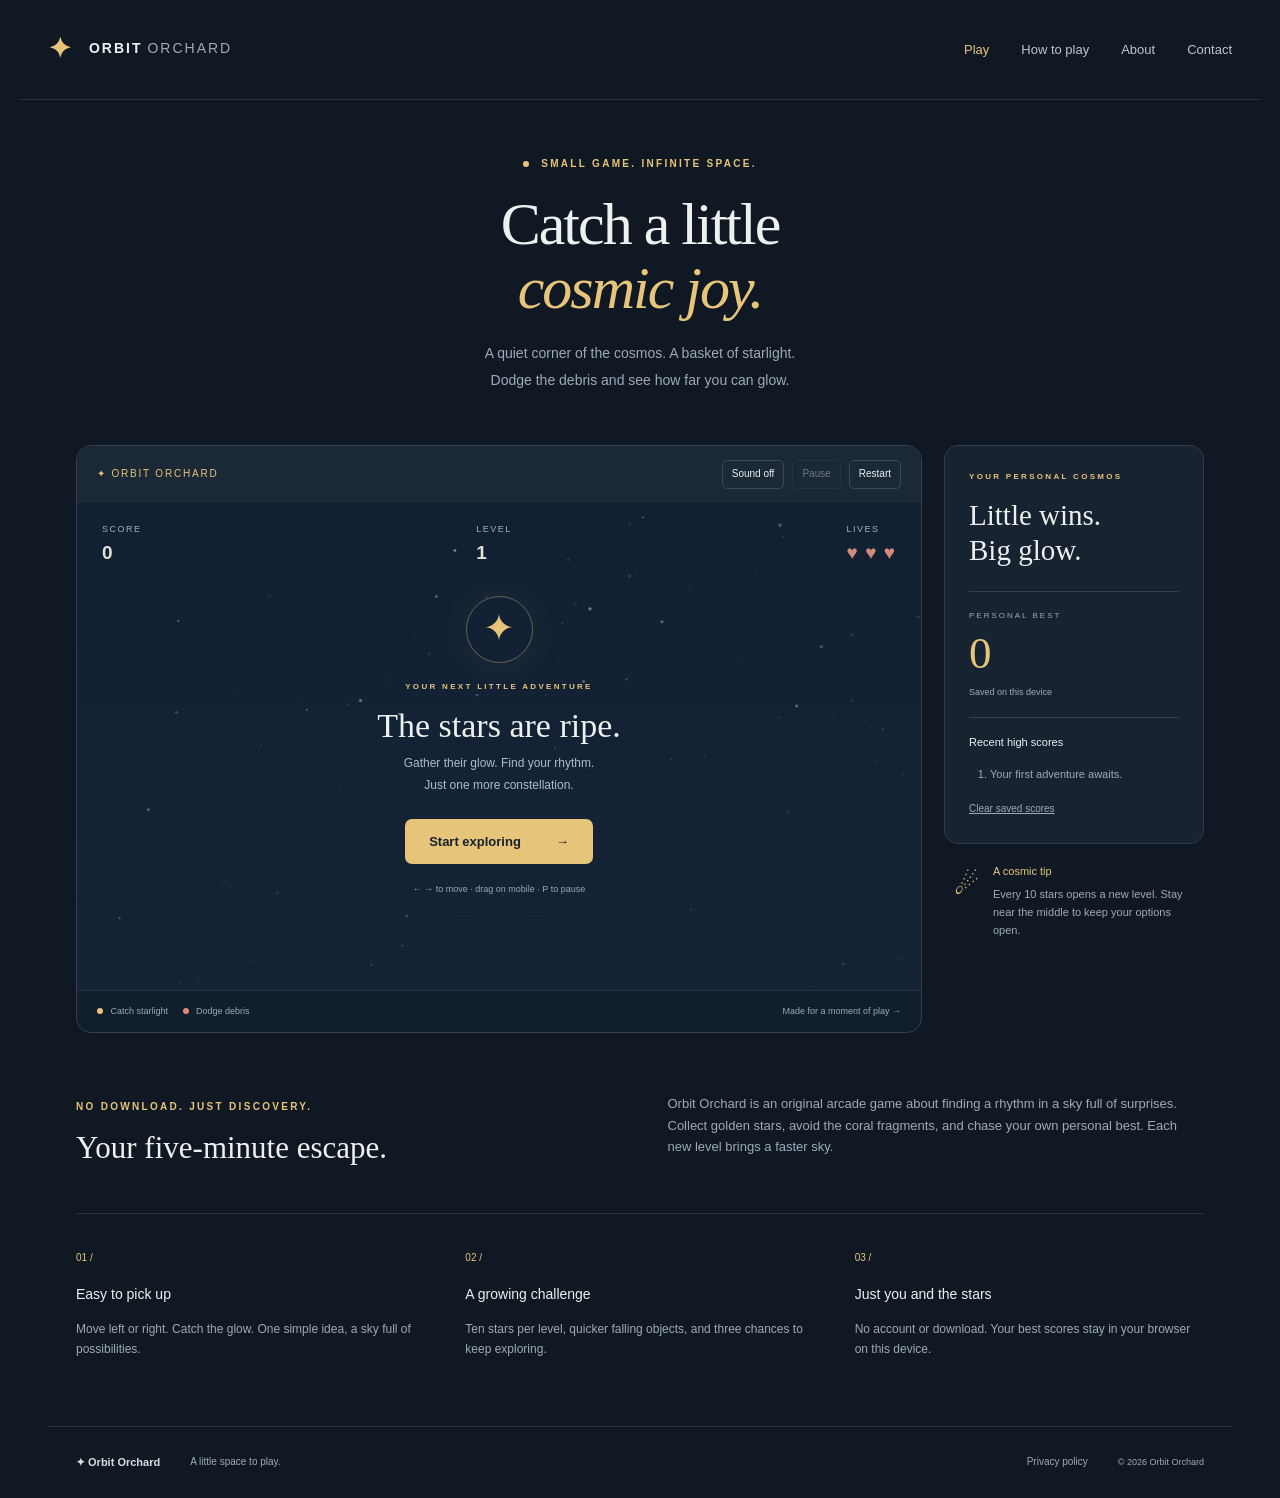
<file: index.html>
<!doctype html><html lang="en"><head><meta charset="utf-8"><meta name="viewport" content="width=device-width,initial-scale=1"><meta name="description" content="Catch a little cosmic joy — Orbit Orchard, an original free browser game. Catch starlight, dodge debris, and explore the night."><meta name="theme-color" content="#111b29"><title>Catch a little cosmic joy | Orbit Orchard</title><link rel="icon" href="favicon.svg" type="image/svg+xml"><link rel="stylesheet" href="styles.css">
<script async src="https://pagead2.googlesyndication.com/pagead/js/adsbygoogle.js?client=ca-pub-5262735009654116"
     crossorigin="anonymous"></script>
</head><body><header class="site-header"><a class="brand" href="index.html"><span class="brand-icon">✦</span> ORBIT<span>ORCHARD</span></a><nav aria-label="Main navigation"><a href="index.html">Play</a><a href="how-to-play.html">How to play</a><a href="about.html">About</a><a href="contact.html">Contact</a></nav></header><main><section class="intro"><div class="eyebrow"><span></span> SMALL GAME. INFINITE SPACE.</div><h1>Catch a little<br><em>cosmic joy.</em></h1><p>A quiet corner of the cosmos. A basket of starlight.<br>Dodge the debris and see how far you can glow.</p></section><section class="game-layout" aria-label="Orbit Orchard game"><div class="game-wrap"><div class="game-toolbar"><span>✦ ORBIT ORCHARD</span><div><button id="sound" aria-pressed="false">Sound off</button><button id="pause" disabled>Pause</button><button id="restart">Restart</button></div></div><div class="arena"><canvas id="game" width="900" height="520" tabindex="0" aria-label="Catch yellow stars and avoid red debris. Use left and right arrows or drag."></canvas><div class="hud"><span>SCORE <b id="score">0</b></span><span>LEVEL <b id="level">1</b></span><span>LIVES <b id="lives">♥ ♥ ♥</b></span></div><div id="overlay" class="overlay"><div class="planet">✦</div><div class="eyebrow">YOUR NEXT LITTLE ADVENTURE</div><h2 id="overlay-title">The stars are ripe.</h2><p id="overlay-copy">Gather their glow. Find your rhythm.<br>Just one more constellation.</p><button class="primary" id="play">Start exploring <span>→</span></button><small>← → to move · drag on mobile · P to pause</small></div><div id="toast" aria-live="polite"></div></div><div class="game-bottom"><span><i class="dot gold"></i> Catch starlight <i class="dot coral"></i> Dodge debris</span><span>Made for a moment of play →</span></div></div><aside><div class="side-card"><div class="eyebrow">YOUR PERSONAL COSMOS</div><h3>Little wins.<br>Big glow.</h3><div class="best"><span>PERSONAL BEST</span><strong id="best">0</strong><small>Saved on this device</small></div><h4>Recent high scores</h4><ol id="highscores"><li>Your first adventure awaits.</li></ol><button id="clear" class="text-button">Clear saved scores</button></div><div class="tip"><span>☄</span><div><h4>A cosmic tip</h4><p>Every 10 stars opens a new level. Stay near the middle to keep your options open.</p></div></div></aside></section><section class="below"><div><span class="eyebrow">NO DOWNLOAD. JUST DISCOVERY.</span><h2>Your five-minute escape.</h2></div><p>Orbit Orchard is an original arcade game about finding a rhythm in a sky full of surprises. Collect golden stars, avoid the coral fragments, and chase your own personal best. Each new level brings a faster sky.</p></section><section class="features"><article><span>01 /</span><h3>Easy to pick up</h3><p>Move left or right. Catch the glow. One simple idea, a sky full of possibilities.</p></article><article><span>02 /</span><h3>A growing challenge</h3><p>Ten stars per level, quicker falling objects, and three chances to keep exploring.</p></article><article><span>03 /</span><h3>Just you and the stars</h3><p>No account or download. Your best scores stay in your browser on this device.</p></article></section></main><footer><a class="brand" href="index.html">✦ Orbit Orchard</a><span>A little space to play.</span><a href="privacy.html">Privacy policy</a><small>© 2026 Orbit Orchard</small></footer><script src="game.js" defer></script></body></html>
</file>
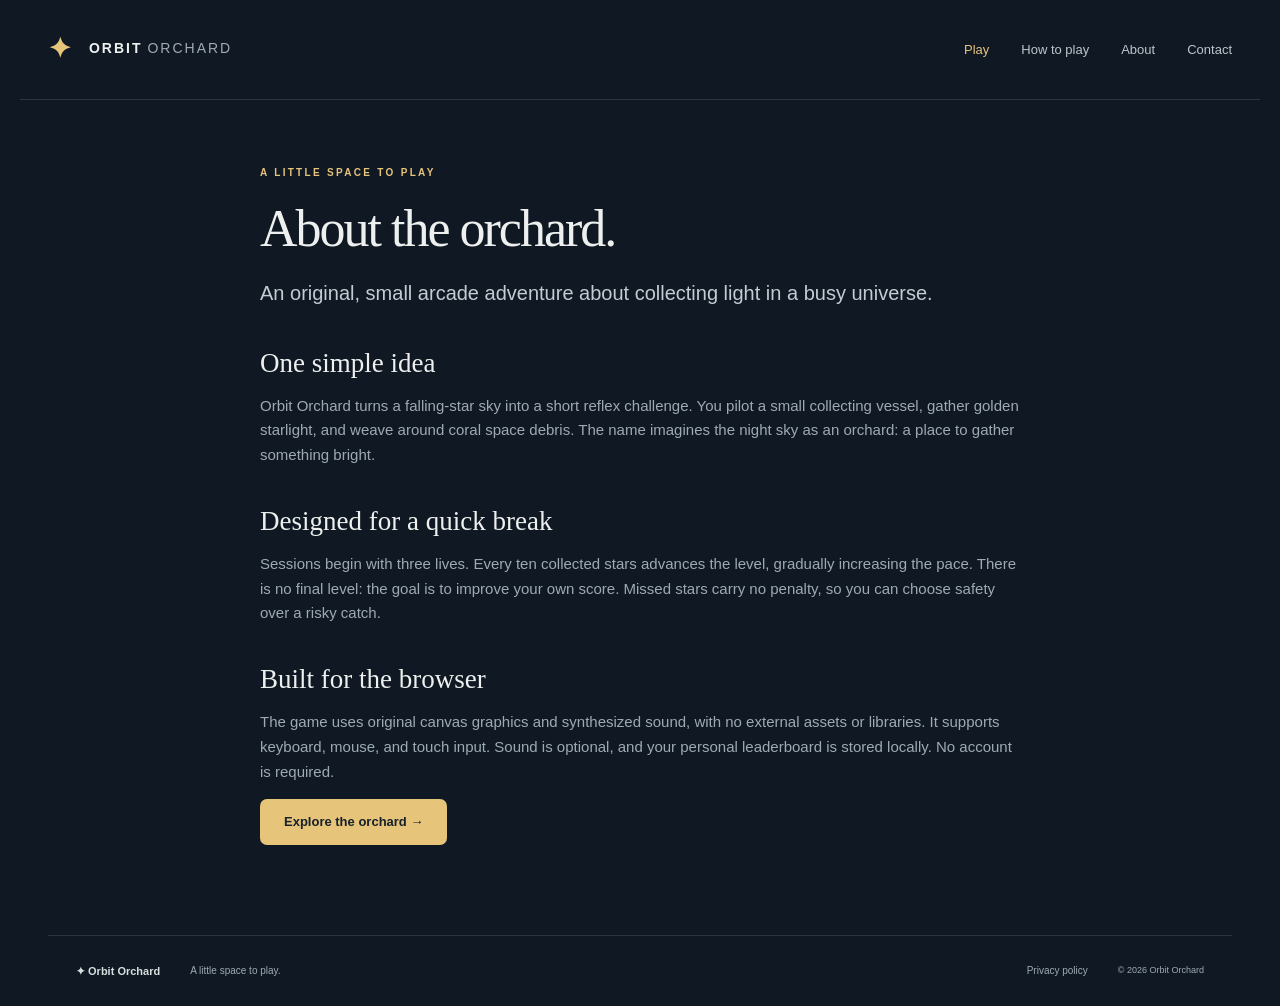
<file: about.html>
<!doctype html><html lang="en"><head><meta charset="utf-8"><meta name="viewport" content="width=device-width,initial-scale=1"><meta name="description" content="About the orchard — Orbit Orchard, an original free browser game. Catch starlight, dodge debris, and explore the night."><meta name="theme-color" content="#111b29"><title>About the orchard | Orbit Orchard</title><link rel="icon" href="favicon.svg" type="image/svg+xml"><link rel="stylesheet" href="styles.css">
<script async src="https://pagead2.googlesyndication.com/pagead/js/adsbygoogle.js?client=ca-pub-5262735009654116"
     crossorigin="anonymous"></script>
</head><body><header class="site-header"><a class="brand" href="index.html"><span class="brand-icon">✦</span> ORBIT<span>ORCHARD</span></a><nav aria-label="Main navigation"><a href="index.html">Play</a><a href="how-to-play.html">How to play</a><a href="about.html">About</a><a href="contact.html">Contact</a></nav></header><main><article class="document"><div class="eyebrow">A LITTLE SPACE TO PLAY</div><h1>About the orchard.</h1><p class="lead">An original, small arcade adventure about collecting light in a busy universe.</p><h2>One simple idea</h2><p>Orbit Orchard turns a falling-star sky into a short reflex challenge. You pilot a small collecting vessel, gather golden starlight, and weave around coral space debris. The name imagines the night sky as an orchard: a place to gather something bright.</p><h2>Designed for a quick break</h2><p>Sessions begin with three lives. Every ten collected stars advances the level, gradually increasing the pace. There is no final level: the goal is to improve your own score. Missed stars carry no penalty, so you can choose safety over a risky catch.</p><h2>Built for the browser</h2><p>The game uses original canvas graphics and synthesized sound, with no external assets or libraries. It supports keyboard, mouse, and touch input. Sound is optional, and your personal leaderboard is stored locally. No account is required.</p><a class="primary" href="index.html">Explore the orchard →</a></article></main><footer><a class="brand" href="index.html">✦ Orbit Orchard</a><span>A little space to play.</span><a href="privacy.html">Privacy policy</a><small>© 2026 Orbit Orchard</small></footer></body></html>
</file>
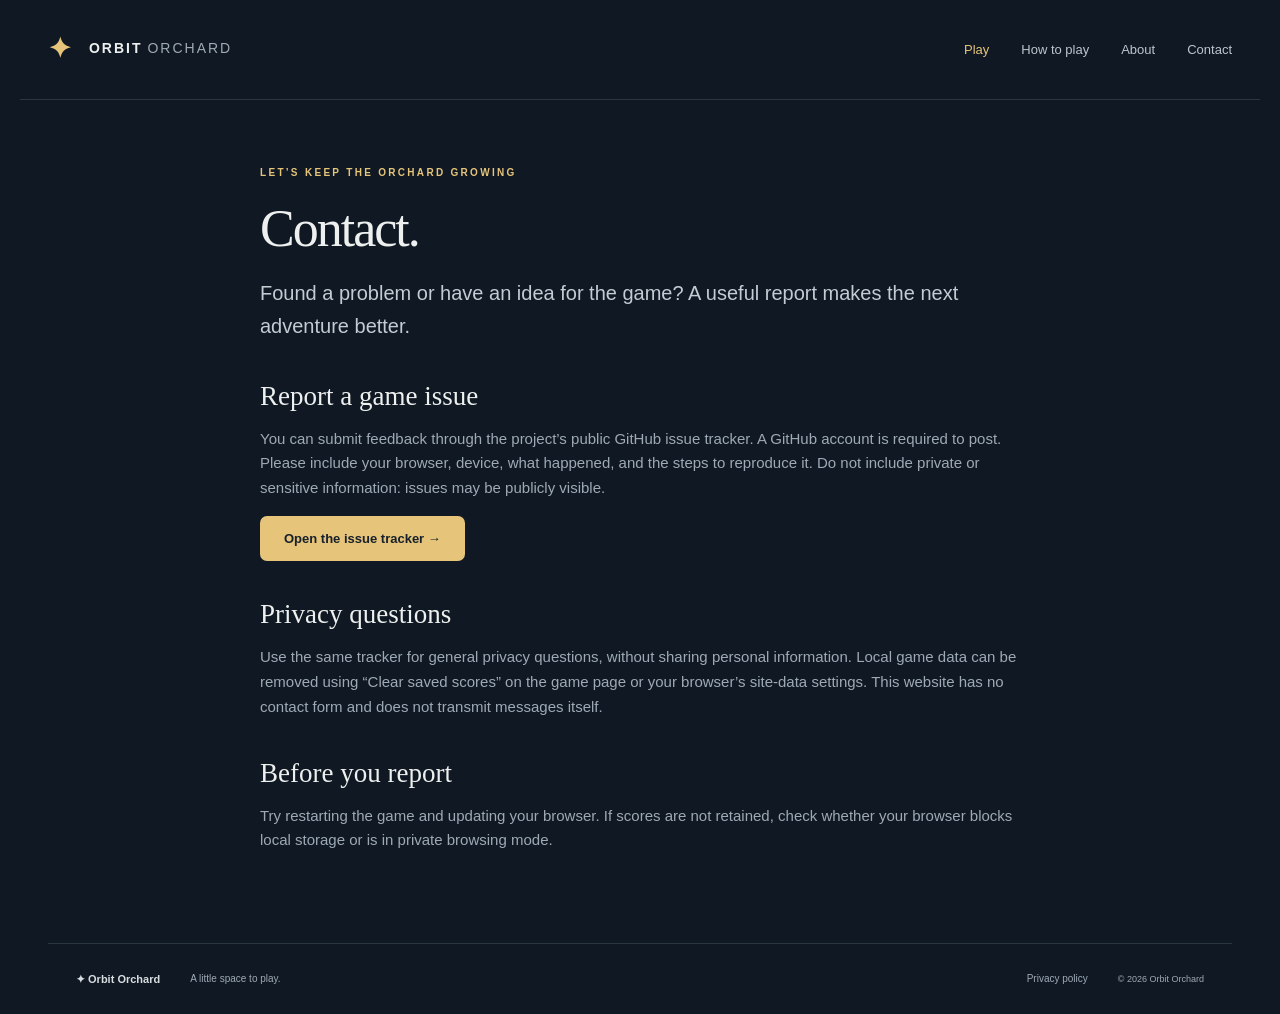
<file: contact.html>
<!doctype html><html lang="en"><head><meta charset="utf-8"><meta name="viewport" content="width=device-width,initial-scale=1"><meta name="description" content="Contact — Orbit Orchard, an original free browser game. Catch starlight, dodge debris, and explore the night."><meta name="theme-color" content="#111b29"><title>Contact | Orbit Orchard</title><link rel="icon" href="favicon.svg" type="image/svg+xml"><link rel="stylesheet" href="styles.css">
<script async src="https://pagead2.googlesyndication.com/pagead/js/adsbygoogle.js?client=ca-pub-5262735009654116"
     crossorigin="anonymous"></script>
</head><body><header class="site-header"><a class="brand" href="index.html"><span class="brand-icon">✦</span> ORBIT<span>ORCHARD</span></a><nav aria-label="Main navigation"><a href="index.html">Play</a><a href="how-to-play.html">How to play</a><a href="about.html">About</a><a href="contact.html">Contact</a></nav></header><main><article class="document"><div class="eyebrow">LET’S KEEP THE ORCHARD GROWING</div><h1>Contact.</h1><p class="lead">Found a problem or have an idea for the game? A useful report makes the next adventure better.</p><h2>Report a game issue</h2><p>You can submit feedback through the project’s public GitHub issue tracker. A GitHub account is required to post. Please include your browser, device, what happened, and the steps to reproduce it. Do not include private or sensitive information: issues may be publicly visible.</p><a class="primary" href="https://github.com/Popfan999552/mmo/issues" target="_blank" rel="noopener noreferrer">Open the issue tracker →</a><h2>Privacy questions</h2><p>Use the same tracker for general privacy questions, without sharing personal information. Local game data can be removed using “Clear saved scores” on the game page or your browser’s site-data settings. This website has no contact form and does not transmit messages itself.</p><h2>Before you report</h2><p>Try restarting the game and updating your browser. If scores are not retained, check whether your browser blocks local storage or is in private browsing mode.</p></article></main><footer><a class="brand" href="index.html">✦ Orbit Orchard</a><span>A little space to play.</span><a href="privacy.html">Privacy policy</a><small>© 2026 Orbit Orchard</small></footer></body></html>
</file>
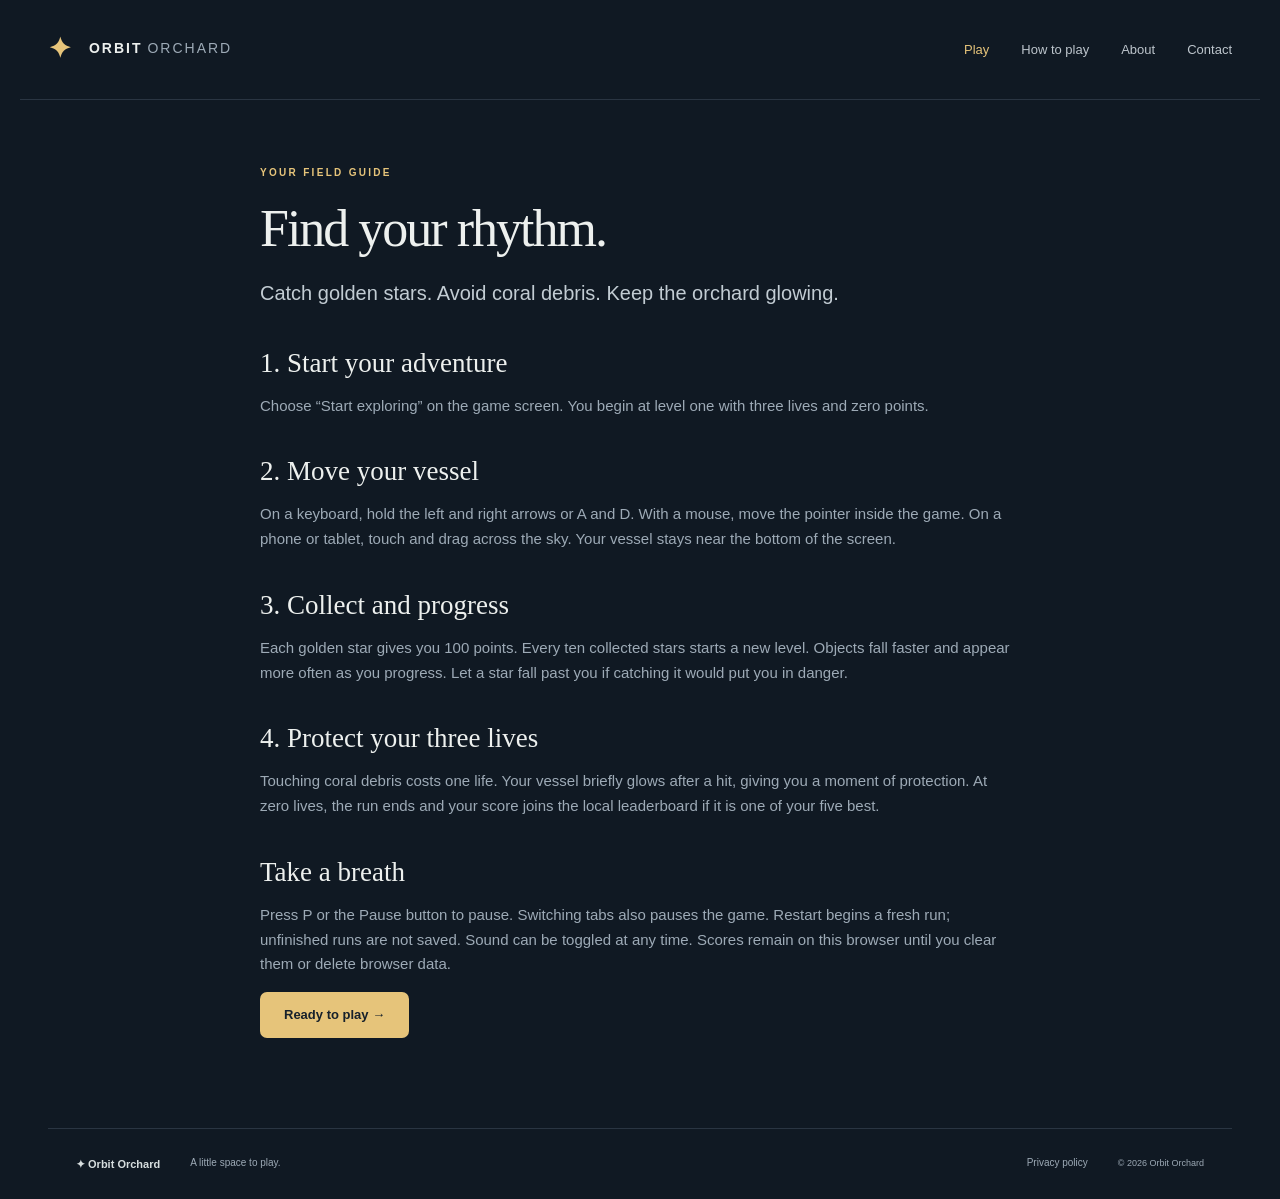
<file: how-to-play.html>
<!doctype html><html lang="en"><head><meta charset="utf-8"><meta name="viewport" content="width=device-width,initial-scale=1"><meta name="description" content="How to play — Orbit Orchard, an original free browser game. Catch starlight, dodge debris, and explore the night."><meta name="theme-color" content="#111b29"><title>How to play | Orbit Orchard</title><link rel="icon" href="favicon.svg" type="image/svg+xml"><link rel="stylesheet" href="styles.css">
<script async src="https://pagead2.googlesyndication.com/pagead/js/adsbygoogle.js?client=ca-pub-5262735009654116"
     crossorigin="anonymous"></script>
</head><body><header class="site-header"><a class="brand" href="index.html"><span class="brand-icon">✦</span> ORBIT<span>ORCHARD</span></a><nav aria-label="Main navigation"><a href="index.html">Play</a><a href="how-to-play.html">How to play</a><a href="about.html">About</a><a href="contact.html">Contact</a></nav></header><main><article class="document"><div class="eyebrow">YOUR FIELD GUIDE</div><h1>Find your rhythm.</h1><p class="lead">Catch golden stars. Avoid coral debris. Keep the orchard glowing.</p><h2>1. Start your adventure</h2><p>Choose “Start exploring” on the game screen. You begin at level one with three lives and zero points.</p><h2>2. Move your vessel</h2><p>On a keyboard, hold the left and right arrows or A and D. With a mouse, move the pointer inside the game. On a phone or tablet, touch and drag across the sky. Your vessel stays near the bottom of the screen.</p><h2>3. Collect and progress</h2><p>Each golden star gives you 100 points. Every ten collected stars starts a new level. Objects fall faster and appear more often as you progress. Let a star fall past you if catching it would put you in danger.</p><h2>4. Protect your three lives</h2><p>Touching coral debris costs one life. Your vessel briefly glows after a hit, giving you a moment of protection. At zero lives, the run ends and your score joins the local leaderboard if it is one of your five best.</p><h2>Take a breath</h2><p>Press P or the Pause button to pause. Switching tabs also pauses the game. Restart begins a fresh run; unfinished runs are not saved. Sound can be toggled at any time. Scores remain on this browser until you clear them or delete browser data.</p><a class="primary" href="index.html">Ready to play →</a></article></main><footer><a class="brand" href="index.html">✦ Orbit Orchard</a><span>A little space to play.</span><a href="privacy.html">Privacy policy</a><small>© 2026 Orbit Orchard</small></footer></body></html>
</file>
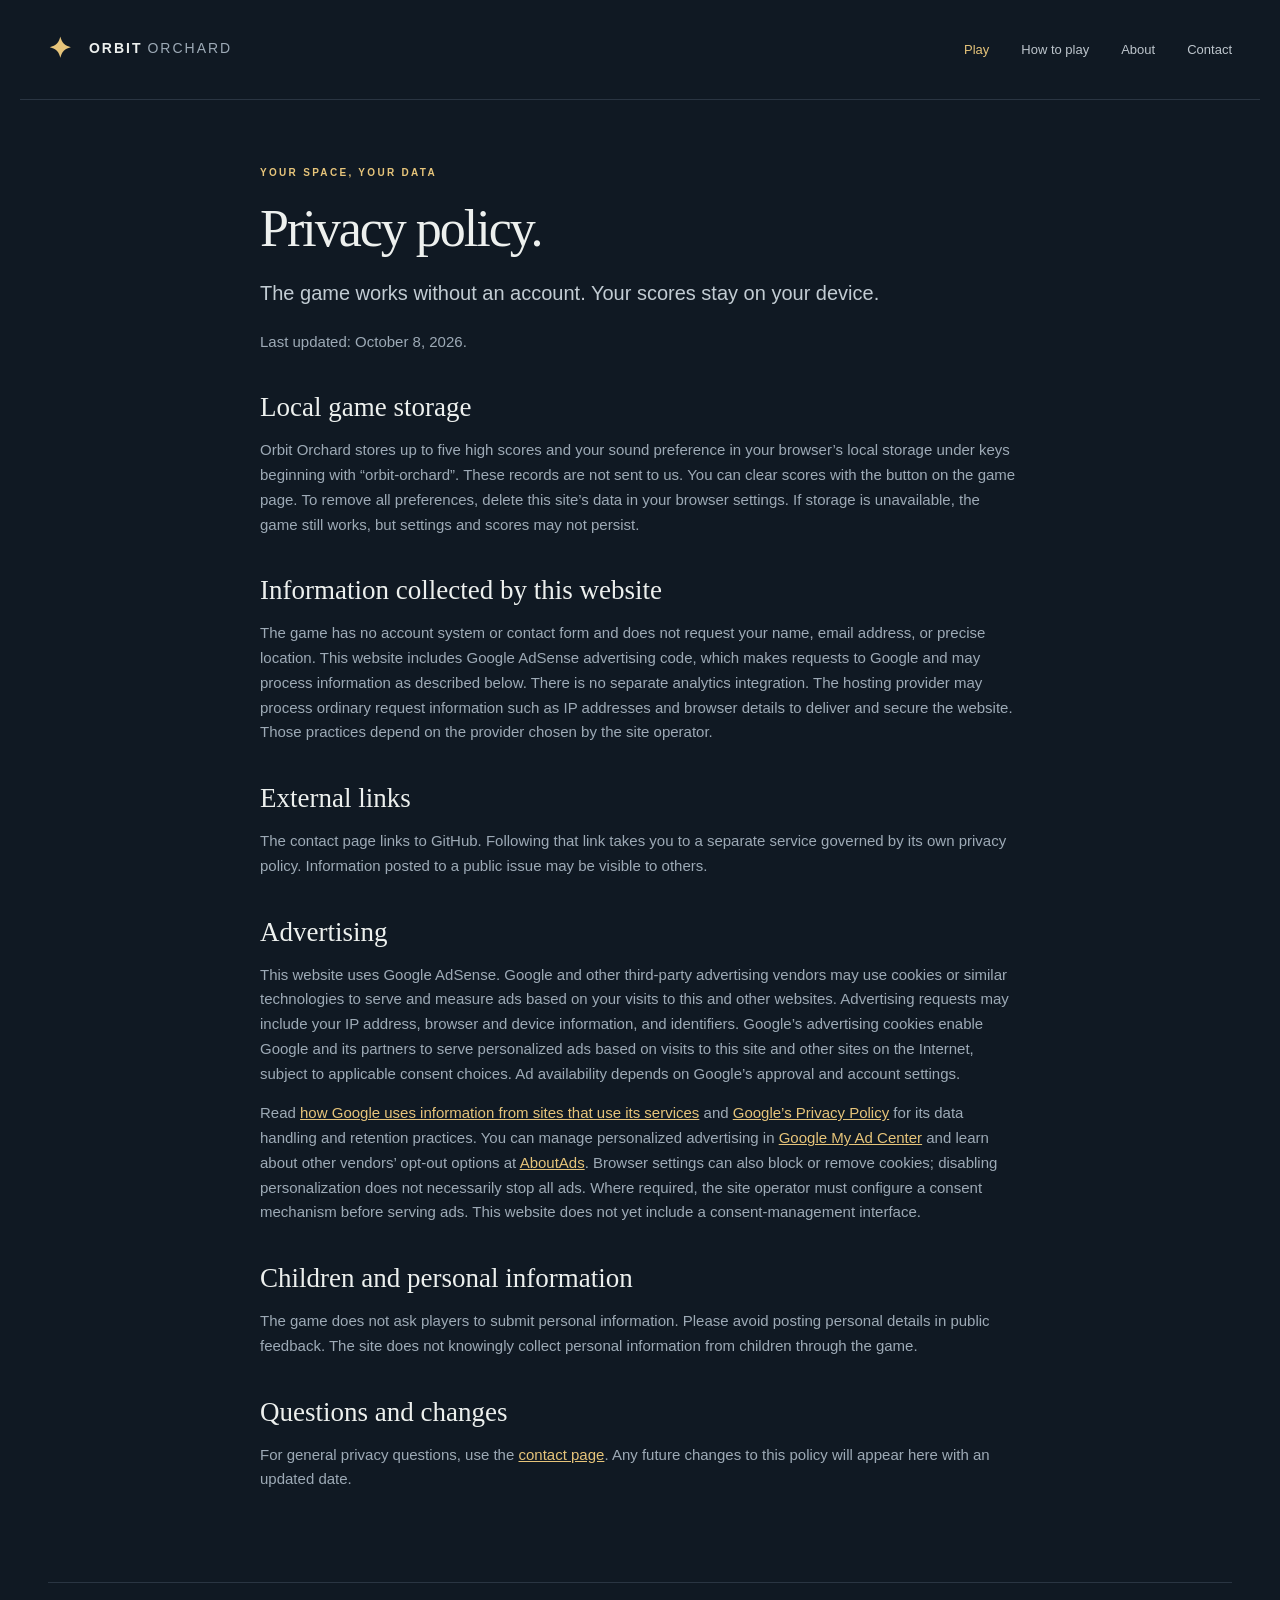
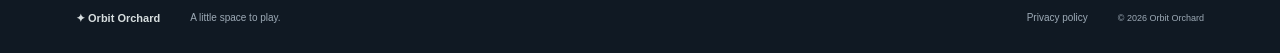
<file: privacy.html>
<!doctype html><html lang="en"><head><meta charset="utf-8"><meta name="viewport" content="width=device-width,initial-scale=1"><meta name="description" content="Privacy policy — Orbit Orchard, an original free browser game. Catch starlight, dodge debris, and explore the night."><meta name="theme-color" content="#111b29"><title>Privacy policy | Orbit Orchard</title><link rel="icon" href="favicon.svg" type="image/svg+xml"><link rel="stylesheet" href="styles.css">
<script async src="https://pagead2.googlesyndication.com/pagead/js/adsbygoogle.js?client=ca-pub-5262735009654116"
     crossorigin="anonymous"></script>
</head><body><header class="site-header"><a class="brand" href="index.html"><span class="brand-icon">✦</span> ORBIT<span>ORCHARD</span></a><nav aria-label="Main navigation"><a href="index.html">Play</a><a href="how-to-play.html">How to play</a><a href="about.html">About</a><a href="contact.html">Contact</a></nav></header><main><article class="document"><div class="eyebrow">YOUR SPACE, YOUR DATA</div><h1>Privacy policy.</h1><p class="lead">The game works without an account. Your scores stay on your device.</p><p>Last updated: October 8, 2026.</p><h2>Local game storage</h2><p>Orbit Orchard stores up to five high scores and your sound preference in your browser’s local storage under keys beginning with “orbit-orchard”. These records are not sent to us. You can clear scores with the button on the game page. To remove all preferences, delete this site’s data in your browser settings. If storage is unavailable, the game still works, but settings and scores may not persist.</p><h2>Information collected by this website</h2><p>The game has no account system or contact form and does not request your name, email address, or precise location. This website includes Google AdSense advertising code, which makes requests to Google and may process information as described below. There is no separate analytics integration. The hosting provider may process ordinary request information such as IP addresses and browser details to deliver and secure the website. Those practices depend on the provider chosen by the site operator.</p><h2>External links</h2><p>The contact page links to GitHub. Following that link takes you to a separate service governed by its own privacy policy. Information posted to a public issue may be visible to others.</p><h2>Advertising</h2><p>This website uses Google AdSense. Google and other third-party advertising vendors may use cookies or similar technologies to serve and measure ads based on your visits to this and other websites. Advertising requests may include your IP address, browser and device information, and identifiers. Google’s advertising cookies enable Google and its partners to serve personalized ads based on visits to this site and other sites on the Internet, subject to applicable consent choices. Ad availability depends on Google’s approval and account settings.</p><p>Read <a href="https://policies.google.com/technologies/partner-sites" target="_blank" rel="noopener noreferrer">how Google uses information from sites that use its services</a> and <a href="https://policies.google.com/privacy" target="_blank" rel="noopener noreferrer">Google’s Privacy Policy</a> for its data handling and retention practices. You can manage personalized advertising in <a href="https://myadcenter.google.com/" target="_blank" rel="noopener noreferrer">Google My Ad Center</a> and learn about other vendors’ opt-out options at <a href="https://www.aboutads.info/choices/" target="_blank" rel="noopener noreferrer">AboutAds</a>. Browser settings can also block or remove cookies; disabling personalization does not necessarily stop all ads. Where required, the site operator must configure a consent mechanism before serving ads. This website does not yet include a consent-management interface.</p><h2>Children and personal information</h2><p>The game does not ask players to submit personal information. Please avoid posting personal details in public feedback. The site does not knowingly collect personal information from children through the game.</p><h2>Questions and changes</h2><p>For general privacy questions, use the <a href="contact.html">contact page</a>. Any future changes to this policy will appear here with an updated date.</p></article></main><footer><a class="brand" href="index.html">✦ Orbit Orchard</a><span>A little space to play.</span><a href="privacy.html">Privacy policy</a><small>© 2026 Orbit Orchard</small></footer></body></html>
</file>
<file: styles.css>
:root{color-scheme:dark;--bg:#101923;--panel:#172330;--muted:#9daab6;--gold:#e6c47a;--line:#2a3542}*{box-sizing:border-box}body{margin:0;background:var(--bg);color:#edf0ee;font-family:Arial,Helvetica,sans-serif;font-size:15px;line-height:1.65}a{color:inherit;text-decoration:none}a:hover{color:var(--gold)}button,a{ -webkit-tap-highlight-color:transparent}button{cursor:pointer;font:inherit;color:inherit}button:focus-visible,a:focus-visible,canvas:focus-visible{outline:2px solid var(--gold);outline-offset:4px}.site-header{max-width:1240px;margin:auto;height:100px;display:flex;align-items:center;justify-content:space-between;border-bottom:1px solid var(--line);padding:0 28px}.brand{font-size:14px;font-weight:bold;letter-spacing:2px}.brand>span:last-child{font-weight:normal;margin-left:5px;color:var(--muted)}.brand-icon{color:var(--gold);font-size:28px;margin-right:10px;vertical-align:middle}nav{display:flex;gap:32px;font-size:13px;color:#bdc5cc}nav a:first-child{color:var(--gold)}main{max-width:1184px;margin:auto;padding:0 28px}.intro{text-align:center;padding:56px 0 38px}.eyebrow{font-size:10px;letter-spacing:2.3px;font-weight:bold;color:var(--gold)}.eyebrow>span{display:inline-block;width:6px;height:6px;background:var(--gold);border-radius:50%;margin-right:7px}h1{font-family:Georgia,serif;font-size:60px;line-height:1.08;letter-spacing:-2px;font-weight:normal;margin:19px 0}h1 em{color:var(--gold);font-weight:normal}.intro p{font-size:14px;color:var(--muted);line-height:1.9}.game-layout{display:grid;grid-template-columns:minmax(0,1fr) 260px;gap:22px}.game-wrap{border:1px solid #35404b;border-radius:15px;overflow:hidden;background:#111e2c}.game-toolbar{display:flex;align-items:center;justify-content:space-between;padding:14px 20px;background:#1b2835;font-size:10px;letter-spacing:1.8px}.game-toolbar>span{color:var(--gold)}.game-toolbar div{display:flex;gap:8px}.game-toolbar button{font-size:10px;letter-spacing:0;background:transparent;border:1px solid #3b4754;padding:5px 9px;border-radius:5px}.game-toolbar button:disabled{opacity:.4;cursor:default}.arena{position:relative;aspect-ratio:900/520;min-height:310px;overflow:hidden}canvas{display:block;width:100%;height:100%;touch-action:none}.hud{position:absolute;left:25px;right:25px;top:19px;display:flex;justify-content:space-between;pointer-events:none;font-size:9px;color:#a6b4c3;letter-spacing:1.5px}.hud b{display:block;font-size:19px;letter-spacing:1px;color:#ece9dc}.hud span:last-child b{color:#db8f81}.overlay{position:absolute;inset:0;display:flex;align-items:center;justify-content:center;flex-direction:column;background:linear-gradient(transparent,#101c2b66);text-align:center;padding:20px}.overlay[hidden]{display:none}.planet{width:67px;height:67px;border:1px solid #e6c47a66;border-radius:50%;color:var(--gold);font-size:38px;margin-bottom:17px;box-shadow:0 0 45px #e6c47a13}.overlay .eyebrow{font-size:8px}.overlay h2{font:normal 34px Georgia,serif;margin:14px 0 8px}.overlay p{font-size:12px;line-height:1.8;color:#aebcca;margin:0 0 22px}.primary{display:inline-flex;align-items:center;justify-content:center;gap:35px;background:var(--gold);color:#17212b;border:0;border-radius:7px;padding:12px 24px;font-size:13px;font-weight:bold}.primary:hover{background:#f0d496;color:#17212b}.overlay small{font-size:9px;color:#99a7b6;margin-top:18px}.game-bottom{padding:13px 20px;border-top:1px solid var(--line);display:flex;justify-content:space-between;font-size:9px;color:var(--muted)}.dot{display:inline-block;width:6px;height:6px;border-radius:50%;margin:0 5px 0 12px}.dot:first-child{margin-left:0}.gold{background:var(--gold)}.coral{background:#dc897b}.side-card{background:var(--panel);border:1px solid #303c48;border-radius:14px;padding:24px}.side-card .eyebrow{font-size:8px}.side-card h3{font:normal 29px/1.2 Georgia,serif;margin:15px 0 23px}.best{border-top:1px solid #34404c;border-bottom:1px solid #34404c;padding:17px 0;display:flex;flex-direction:column}.best>span{font-size:8px;letter-spacing:2px;color:var(--muted)}.best strong{font:normal 45px Georgia,serif;color:var(--gold);line-height:1.4}.best small{font-size:9px;color:var(--muted)}h4{font-size:11px;font-weight:normal}.side-card ol{padding-left:21px;color:var(--muted);font-size:11px}.text-button{background:none;border:0;padding:0;font-size:10px;color:var(--muted);text-decoration:underline}.tip{display:flex;gap:14px;margin-top:18px;padding:0 10px}.tip>span{font-size:28px;color:var(--gold)}.tip h4{margin:0 0 4px;color:var(--gold)}.tip p{font-size:11px;color:var(--muted);margin:0}.below{display:grid;grid-template-columns:1fr 1fr;gap:55px;margin:60px 0 35px}.below h2{font:normal 31px Georgia,serif;margin:12px 0}.below p{color:var(--muted);font-size:13px;margin:0}.features{display:grid;grid-template-columns:repeat(3,1fr);gap:40px;border-top:1px solid var(--line);padding:30px 0 55px}.features article>span{font-size:10px;color:var(--gold)}.features h3{font-size:14px;font-weight:normal}.features p{font-size:12px;color:var(--muted)}footer{border-top:1px solid var(--line);max-width:1184px;margin:auto;padding:26px 28px;display:flex;gap:30px;align-items:center;font-size:10px;color:var(--muted)}footer .brand{font-size:11px;letter-spacing:0;color:#d7dedf}footer span{margin-right:auto}footer small{font-size:9px}.document{max-width:760px;margin:65px auto 90px}.document h1{font-size:52px}.document .lead{font-size:20px;color:#c2ccd3}.document h2{font:normal 27px Georgia,serif;margin:38px 0 12px}.document p{color:var(--muted)}.document p a{text-decoration:underline;color:var(--gold)}#toast{position:absolute;bottom:22px;width:100%;text-align:center;color:var(--gold);font-size:14px;pointer-events:none}@media(max-width:850px){.game-layout{grid-template-columns:1fr}.side-card{display:grid;grid-template-columns:1fr 1fr;gap:0 20px}.side-card .eyebrow,.side-card h3{grid-column:1}.best{grid-column:2;grid-row:1/4}.tip{margin-bottom:15px}.intro{padding-top:40px}.game-bottom{font-size:10px}}@media(max-width:540px){.site-header{height:auto;min-height:95px;flex-direction:column;gap:10px;padding:14px 15px}nav{gap:23px;font-size:12px}main{padding:0 14px}h1{font-size:43px}.intro p{font-size:12px}.intro{padding:32px 0 23px}.game-toolbar{padding:11px 10px;font-size:8px;letter-spacing:1px}.game-toolbar button{font-size:9px;padding:5px 6px}.game-toolbar div{gap:5px}.arena{aspect-ratio:1/1.1;min-height:340px}.overlay h2{font-size:29px}.game-bottom{padding:10px;font-size:8px}.game-bottom>span:last-child{display:none}.hud{left:16px;right:16px}.below{grid-template-columns:1fr;gap:10px;margin-top:35px}.features{grid-template-columns:1fr;gap:12px;padding-bottom:30px}.features h3{margin:6px 0}.features p{margin:0}footer{flex-wrap:wrap;gap:12px;padding:20px 14px}footer span{width:50%;margin:0}.document{margin:40px auto}.document h1{font-size:42px}.document .lead{font-size:18px}}@media(prefers-reduced-motion:reduce){*{scroll-behavior:auto}}

@media(max-width:540px){.overlay{padding-top:65px}.overlay .planet{width:48px;height:48px;font-size:28px;margin-bottom:12px}.overlay h2{margin-top:10px}.overlay p{margin-bottom:17px}}
</file>
